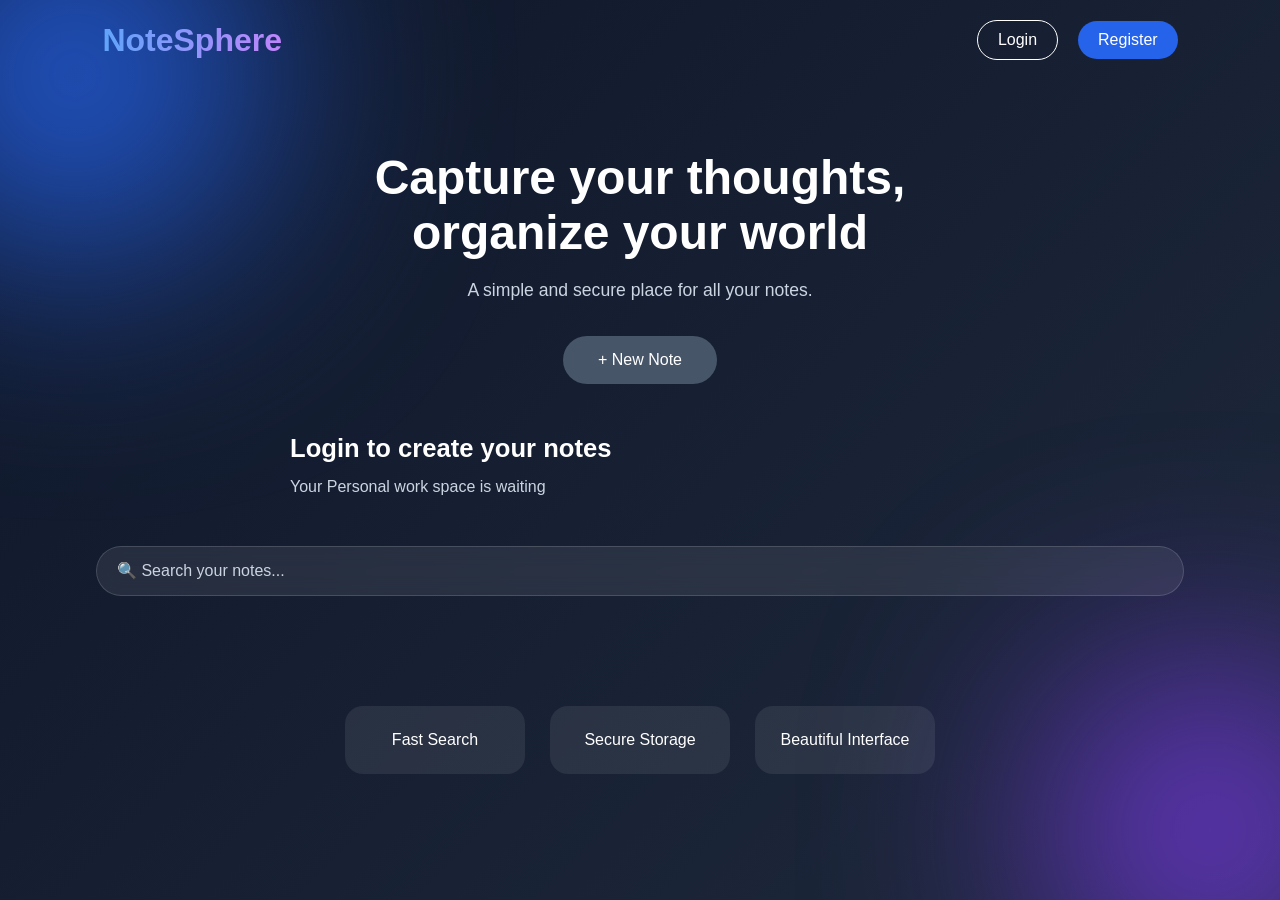
<file: index.html>
<!DOCTYPE html>
<html lang="en">
<head>
    <meta charset="UTF-8">
    <meta name="viewport" content="width=device-width, initial-scale=1.0">
    <title>Notes-App</title>
    <link rel="stylesheet" href="css/style.css">
</head>
<body>
    <header>
        <div class="background">
            <div class="circle one"></div>
            <div class="circle two"></div>
        </div>
        <nav class="navbar">
            <h1 class="logo">NoteSphere</h1>
                <div class="nav-buttons" id="nav-buttons">
                    <a href="login.html" class="login-button">Login</a>
                    <a href="register.html" class="register-button">Register</a>
                </div>
        </nav>
    </header>
    <main>
        <section class="hero">
            <h2>
                Capture your thoughts,
                organize your world
            </h2>

            <p>A simple and secure place for all your notes.</p>

            <button id="new-note-btn" disabled>+ New Note</button>

        </section>

        <section class="empty-state" id="empty-state">
            <div class="message">
                <h3>Login to create your notes</h3>
                <p>Your Personal work space is waiting</p>
            </div>
        </section>

        <div class="search-box">
            <input 
                type="text"
                id="search-input"
                placeholder="🔍 Search your notes..."
            >
        </div>

        <section class="notes-container" id="notes-container">

        </section>

        <section class="note-modal" id="note-modal">
            <div class="modal-content">
                <h2>Create New Note</h2>

                <form id="note-form">
                    <input type="text" id="note-title" placeholder="Enter Title" required>
                    <textarea  id="note-content" placeholder="Write your note" required></textarea>
                    <div class="modal-buttons">
                        <button type="submit" id="save-button">Save</button>
                        <button id="close-modal" type="button">Cancel</button>
                    </div>
                </form>
            </div>
        </section>

        <section class="features" id="features">
            <div class="feature-card">Fast Search</div>
            <div class="feature-card">Secure Storage</div>
            <div class="feature-card">Beautiful Interface</div>
        </section>
    </main>
    <script src="js/dashboard.js"></script>
</body>
</html>
</file>
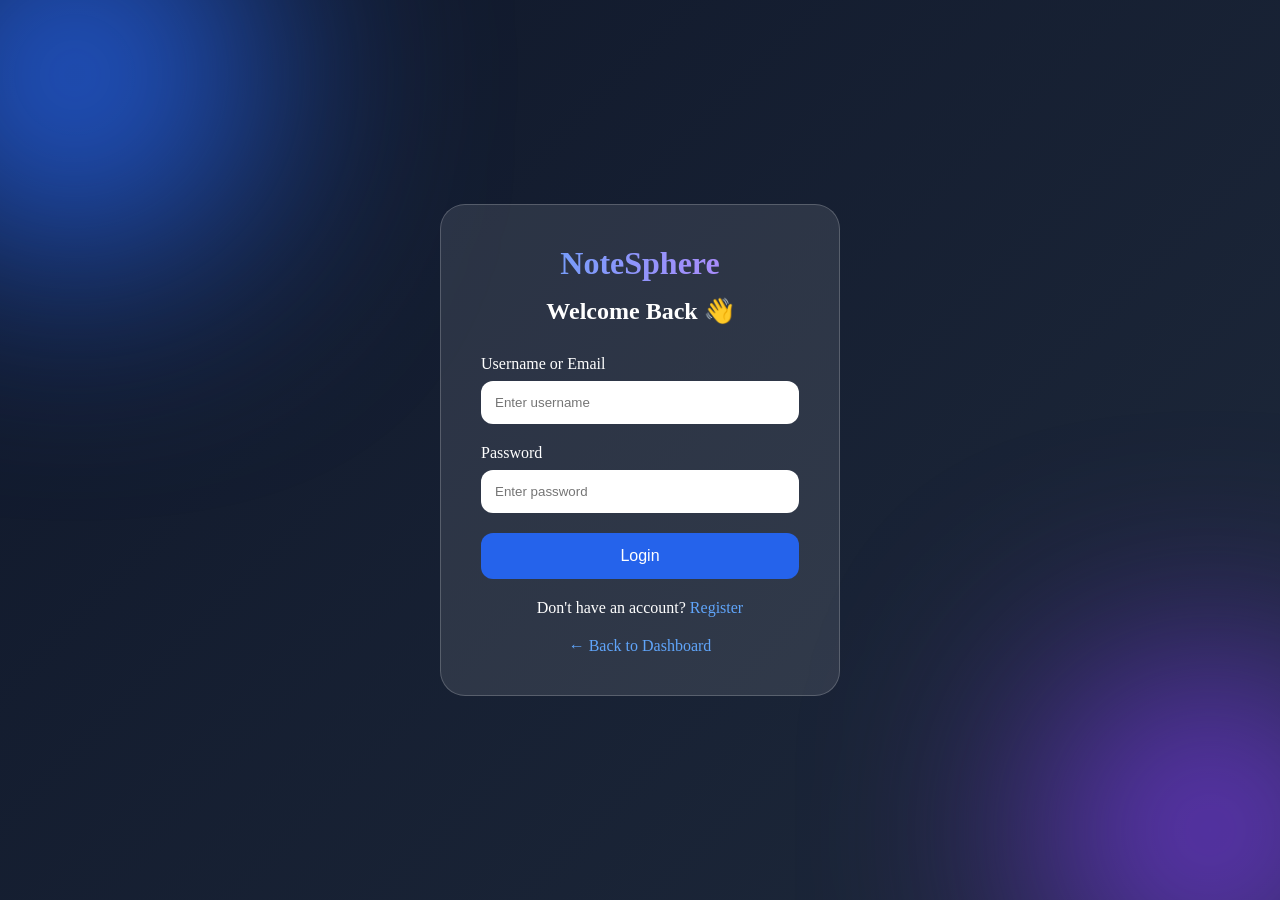
<file: login.html>
<!DOCTYPE html>
<html lang="en">
<head>
    <meta charset="UTF-8">
    <meta name="viewport" content="width=device-width, initial-scale=1.0">
    <title>Login | NoteSphere</title>
    <link rel="stylesheet" href="css/auth.css">
</head>

<body>

<div class="background">
    <div class="circle one"></div>
    <div class="circle two"></div>
</div>


<div class="container">
    <div class="card">
        <h1>NoteSphere</h1>
        <h2>Welcome Back 👋</h2>

        <form id="login-form">
            <div class="input-box">
                <label>Username or Email</label>
                <input type="text" id="login-name" placeholder="Enter username"required>
            </div>
            <div class="input-box">
                <label>Password</label>
                <input type="password" id="login-password" placeholder="Enter password"required>
            </div>
            <button type="submit">Login</button>
        </form>

        <p class="link">
            Don't have an account?
            <a href="register.html">Register</a>
        </p>
        <a href="index.html" class="back">← Back to Dashboard</a>
    </div>

</div>


<script src="js/auth.js"></script>

</body>
</html>
</file>
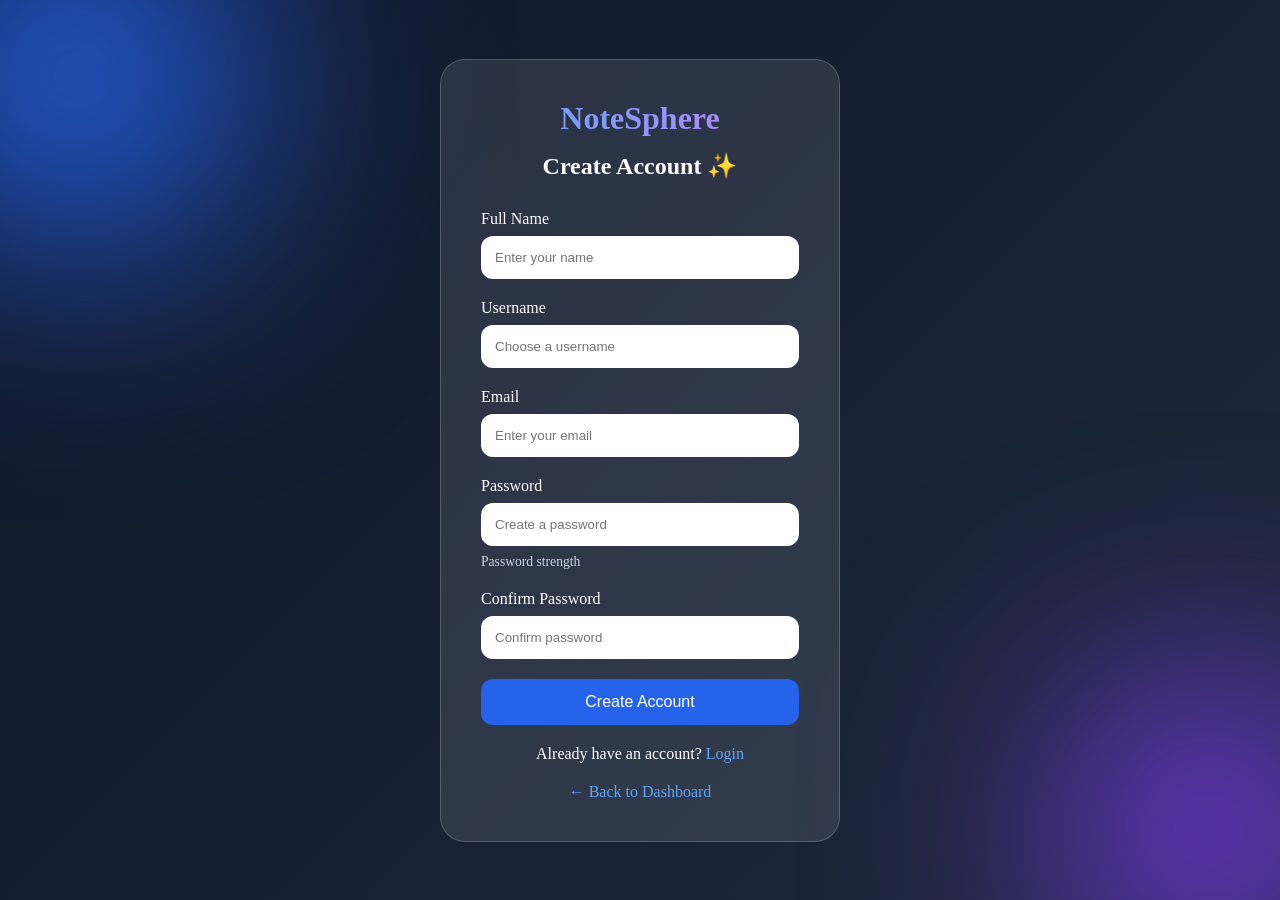
<file: register.html>
<!DOCTYPE html>
<html lang="en">
<head>
    <meta charset="UTF-8">
    <meta name="viewport" content="width=device-width, initial-scale=1.0">
    <title>Register | NoteSphere</title>
    <link rel="stylesheet" href="css/auth.css">
</head>

<body>

<div class="background">
    <div class="circle one"></div>
    <div class="circle two"></div>
</div>


<div class="container">

<div class="card">

    <h1>NoteSphere</h1>

    <h2>Create Account ✨</h2>

    <form id="registerForm">

        <div class="input-box">
            <label>Full Name</label>
            <input 
            type="text" 
            id="name"
            placeholder="Enter your name"
            required>
        </div>

        <div class="input-box">
            <label>Username</label>
            <input 
            type="text"
            id="username"
            placeholder="Choose a username"
            required>
        </div>


        <div class="input-box">
            <label>Email</label>
            <input 
            type="email"
            id="email"
            placeholder="Enter your email"
            required>
        </div>


        <div class="input-box">
            <label>Password</label>
            <input 
            type="password"
            id="password"
            placeholder="Create a password"
            required>

            <small id="strength">
                Password strength
            </small>
        </div>


        <div class="input-box">
            <label>Confirm Password</label>
            <input 
            type="password"
            id="confirmPassword"
            placeholder="Confirm password"
            required>
        </div>


        <button type="submit">
            Create Account
        </button>


    </form>


    <p class="link">
        Already have an account?
        <a href="login.html">
            Login
        </a>
    </p>


    <a href="index.html" class="back">
        ← Back to Dashboard
    </a>


</div>

</div>


<script src="js/auth.js"></script>

</body>
</html>
</file>
<file: css/style.css>
*{
    margin: 0;
    padding: 0;
    box-sizing: border-box;
}
body {
    font-family: "Poppins", sans-serif;
    background: linear-gradient(
        135deg,
        #0f172a,
        #1e293b
    );
    color: white;
    min-height: 100vh;
}
.navbar{
    display: flex;
    justify-content: space-between;
    align-items: center;
    height: 80px;
    padding: 0 8%;
}
.background{
    position: fixed;
    inset: 0;
    overflow: hidden;
    z-index: -1;
}
.circle{
    position: absolute;
    border-radius: 50%;
    filter: blur(120px);
    animation: float 8s ease-in-out infinite;
}
.one {
    width: 350px;
    height: 350px;
    background: #2563eb;
    top: -100px;
    left: -100px;
}
.two {
    width: 300px;
    height: 300px;
    background: #7c3aed;
    right: -80px;
    bottom: -80px;
    animation-delay: 3s;
}

@keyframes float {
    0%,100% {
        transform: translateY(0px);
    }
    50% {
        transform: translateY(40px);
    }
}
.logo{
    font-size: 2rem;
    font-weight: 600;
    background:linear-gradient(90deg,#60a5fa,#c084fc);
    -webkit-background-clip:text;
    color:transparent;
}
.nav-buttons{
    align-items: center;
    display: flex;
    gap: 20px;
}
.nav-buttons a{
    text-decoration: none;
    color: white;
    padding: 10px 20px;
    border-radius: 30px;
    transition: 0.3s;
}
.login-button{
    border:1px solid white;
}
.register-button{
    background: #2563eb;
}
.nav-buttons a:hover{
    transform: translateY(-3px);
    opacity: 0.8;
}

.hero{
    text-align: center;
    margin-top: 70px;
    padding: 0px 20px;
}
.hero h2{
    font-size: 3rem;
    max-width: 700px;
    margin: auto;
}
.hero p {
    margin-top: 20px;
    font-size: 1.1rem;
    color: #cbd5e1;
}
.hero button {
    margin-top: 35px;
    padding: 15px 35px;
    border: none;
    border-radius: 40px;
    background: #475569;
    color: white;
    font-size: 1rem;
    cursor: not-allowed;
}
.hero button:hover{
    background: rgba(255, 255, 255, 0.2);
}
.empty-state {
    width: 80%;
    max-width: 700px;
    margin: 50px auto;
}
.message h3 {
    font-size: 1.6rem;
}
.message p {
    margin-top: 15px;
    color: #cbd5e1;
}
.features {
    width: 80%;
    margin: 60px auto;
    display: flex;
    justify-content: center;
    gap: 25px;
}
.feature-card {
    background: rgba(255,255,255,0.08);
    padding: 25px;
    border-radius: 18px;
    min-width: 180px;
    text-align: center;
    transition: 0.3s;
}
.feature-card:hover{
    transform: translateY(-8px);
    background: rgba(255, 255, 255, 0.18);
    box-shadow: 0 0 25px rgba(255,255,255,0.15);
}

@media(max-width: 768px) {
    .navbar {
        flex-direction: column;
        height: auto;
        gap: 20px;
        padding-top: 20px;
    }
    .hero h2 {
        font-size: 2rem;
    }
    .features {
        flex-wrap:wrap;
        align-items: center;
    }
}

/* ================= NOTES SECTION ================= */

.notes-container {
    width: 85%;
    margin: 50px auto;
    display: grid;
    grid-template-columns: repeat(auto-fit, minmax(280px, 1fr));
    gap: 25px;
}

.note-card {
    background: rgba(255, 255, 255, 0.08);
    backdrop-filter: blur(15px);
    border: 1px solid rgba(255,255,255,0.15);
    border-radius: 20px;
    padding: 22px;
    transition: 0.3s;
    word-wrap: break-word;
}

.note-card:hover {
    transform: translateY(-8px);
    box-shadow: 0 0 30px rgba(96,165,250,0.35);
}

.note-card h3 {
    font-size: 1.4rem;
    margin-bottom: 12px;
}

.note-card p {
    color: #cbd5e1;
    line-height: 1.5;
    margin-bottom: 20px;
}

.note-actions {
    display: flex;
    justify-content: flex-end;
    gap: 10px;
}

.note-actions button {
    border: none;
    padding: 8px 16px;
    border-radius: 25px;
    color: white;
    cursor: pointer;
    transition: 0.3s;
}

.note-actions button:first-child {
    background: #2563eb;
}

.note-actions button:last-child {
    background: #dc2626;
}

.note-actions button:hover {
    transform: scale(1.08);
    opacity: 0.9;
}


/* ================= EMPTY NOTES MESSAGE ================= */

.no-notes {
    text-align: center;
    font-size: 1.2rem;
    color: #cbd5e1;
    grid-column: 1 / -1;
    margin-top: 40px;
}


/* ================= CREATE NOTE MODAL ================= */

.note-modal {
    position: fixed;
    inset: 0;
    background: rgba(0,0,0,0.6);
    backdrop-filter: blur(8px);
    display: none;
    justify-content: center;
    align-items: center;
    z-index: 1000;
}

.modal-content {
    width: 90%;
    max-width: 500px;
    background: rgba(15, 23, 42, 0.9);
    border: 1px solid rgba(255,255,255,0.15);
    border-radius: 25px;
    padding: 30px;
    animation: popup 0.3s ease;
}

.modal-content h2 {
    text-align: center;
    margin-bottom: 25px;
}

.modal-content input,
.modal-content textarea {
    width: 100%;
    background: rgba(255,255,255,0.08);
    color: white;
    border: 1px solid rgba(255,255,255,0.15);
    border-radius: 15px;
    padding: 15px;
    margin-bottom: 15px;
    outline: none;
    font-size: 1rem;
}

.modal-content textarea {
    height: 150px;
    resize: none;
}

.modal-content input::placeholder,
.modal-content textarea::placeholder {
    color: #94a3b8;
}

.modal-buttons {
    display: flex;
    justify-content: space-between;
    gap: 15px;
}

.modal-buttons button {
    flex: 1;
    padding: 13px;
    border: none;
    border-radius: 25px;
    color: white;
    cursor: pointer;
    transition: 0.3s;
}

.modal-buttons button:first-child {
    background: #2563eb;
}

.modal-buttons button:last-child {
    background: #475569;
}

.modal-buttons button:hover {
    transform: translateY(-3px);
    opacity: 0.9;
}


/* ================= POPUP ANIMATION ================= */

@keyframes popup {
    from {
        transform: scale(0.8);
        opacity: 0;
    }

    to {
        transform: scale(1);
        opacity: 1;
    }
}


/* ================= MOBILE ================= */

@media (max-width: 768px) {

    .notes-container {
        width: 92%;
    }

    .note-card {
        padding: 18px;
    }

    .modal-content {
        padding: 22px;
    }
}


.search-box {
    width: 85%;
    margin: 30px auto;
}

.search-box input {
    width: 100%;
    padding: 15px 20px;
    border-radius: 30px;
    border: 1px solid rgba(255,255,255,0.15);
    background: rgba(255,255,255,0.08);
    color: white;
    font-size: 1rem;
    outline: none;
    backdrop-filter: blur(10px);
}

.search-box input::placeholder {
    color: #cbd5e1;
}

.search-box input:focus {
    border-color: #60a5fa;
    box-shadow: 0 0 20px rgba(96,165,250,0.4);
}

.note-card small {
    color: #94a3b8;
    display: block;
    margin-top: 8px;
    font-size: 0.8rem;
}
</file>
<file: css/auth.css>
* {
    margin:0;
    padding:0;
    box-sizing:border-box;
}
body {
    min-height:100vh;
    background:linear-gradient(135deg,#0f172a,#1e293b);
    color:white;
}

.background {
    position:fixed;
    inset:0;
    overflow:hidden;
    z-index:-1;
}
.circle {
    position:absolute;
    border-radius:50%;
    filter:blur(120px);
    animation:float 8s ease infinite;
}
.one {
    width:350px;
    height:350px;
    background:#2563eb;
    top:-100px;
    left:-100px;
}
.two {
    width:300px;
    height:300px;
    background:#7c3aed;
    bottom:-80px;
    right:-80px;
    animation-delay:3s;
}

.container {
    min-height:100vh;
    display:flex;
    justify-content:center;
    align-items:center;
    padding:20px;
}

.card {
    width:400px;
    background:rgba(255,255,255,0.1);
    border:1px solid rgba(255,255,255,0.2);
    border-radius:25px;
    padding:40px;
}
.card h1 {
    text-align:center;
    font-size:2rem;
    background:linear-gradient(90deg,#60a5fa,#c084fc);
    -webkit-background-clip:text;
    color:transparent;
}
.card h2 {
    text-align:center;
    margin:15px 0 30px;
}

.input-box {
    margin-bottom:20px;
}
.input-box label {
    display:block;
    margin-bottom:8px;
}
.input-box input {
    width:100%;
    padding:14px;
    border:none;
    border-radius:12px;
    outline:none;
}
button {
    width:100%;
    padding:14px;
    border:none;
    border-radius:12px;
    background:#2563eb;
    color:white;
    font-size:1rem;
    cursor:pointer;
    transition:0.3s;
}
button:hover {
    background:#1d4ed8;
    transform:translateY(-3px);
}
.link,.back {
    text-align:center;
    display:block;
    margin-top:20px;
}
.link a,.back {
    color:#60a5fa;
    text-decoration:none;
}
@keyframes float {

    0%,100% {
        transform:translateY(0);
    }

    50% {
        transform:translateY(40px);
    }

}
@media(max-width:480px) {

    .card {
        width:100%;
        padding:30px;
    }

}

small {
    display: block;
    margin-top: 8px;
    color: #cbd5e1;
    font-size: 0.85rem;
}
</file>
